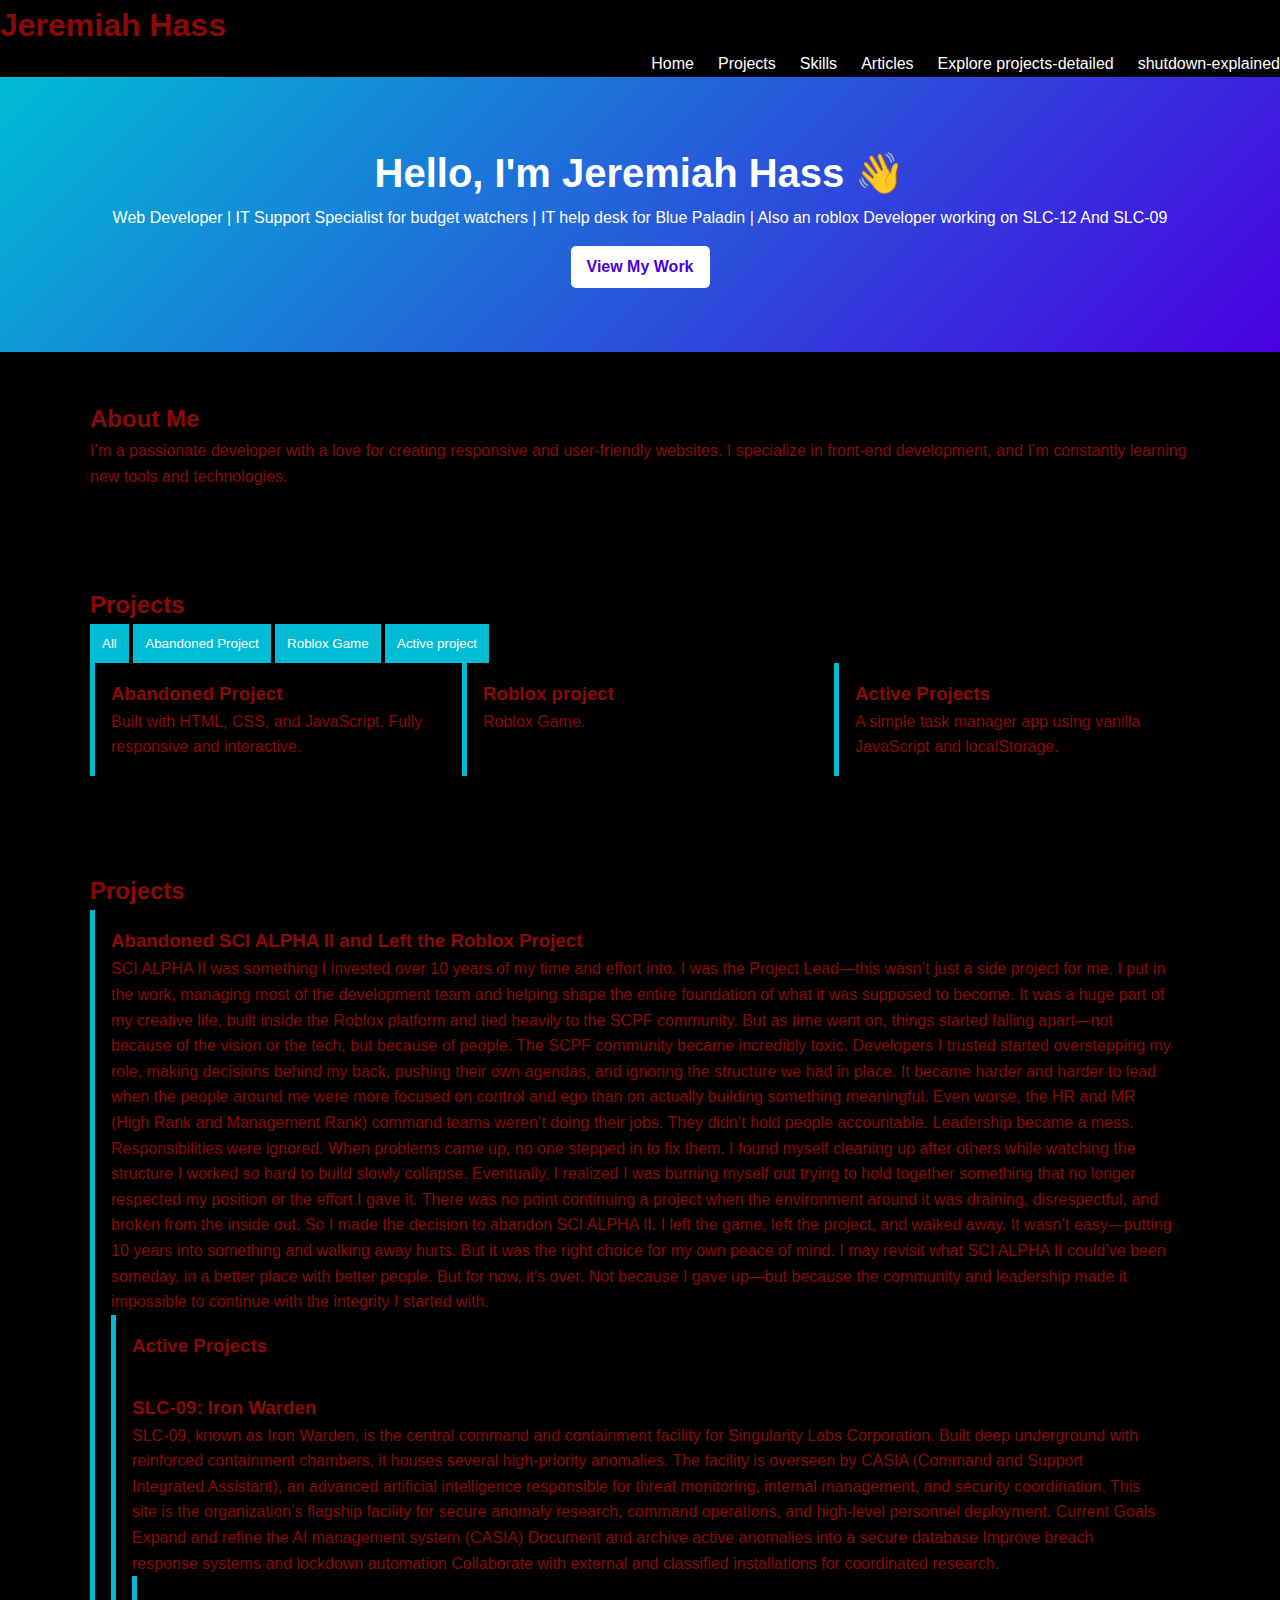
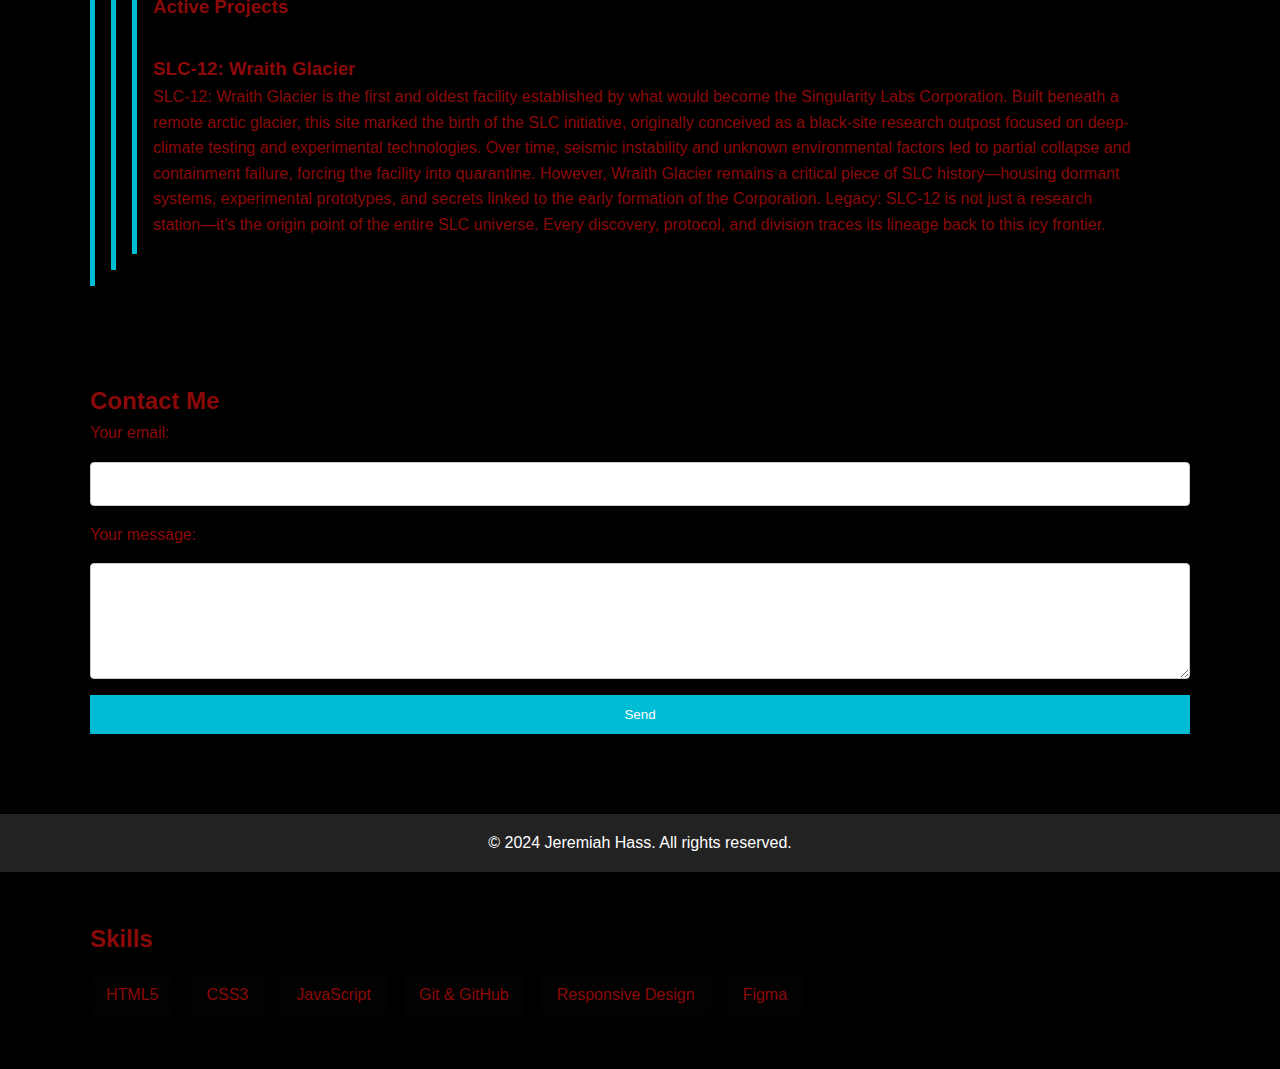
<file: index.html>
<!DOCTYPE html>
<html lang="en">
<head>
  <meta charset="UTF-8" />
  <meta name="viewport" content="width=device-width, initial-scale=1.0"/>
  <title>Jeremiah Hass | Portfolio</title>
  <link rel="stylesheet" href="style.css"/>
</head>
<body>
      <h1>Jeremiah Hass</h1>
<nav>
  <ul>
    <li><a href="index.html">Home</a></li>
    <li><a href="index.html#projects">Projects</a></li>
    <li><a href="skills.html" class="active">Skills</a></li> <!-- ✅ -->
    <li><a href="articles.html">Articles</a></li>
    <li><a href="projects-detailed.html">Explore projects-detailed</a></li>
    <li><a href="shutdown-explained.html">shutdown-explained</a></li>
  </ul>
</nav>
    </div>
  </header>

  <section id="hero">
    <div class="container">
      <h2>Hello, I'm Jeremiah Hass 👋</h2>
      <p>Web Developer | IT Support Specialist for budget watchers |  IT help desk for Blue Paladin |  Also an roblox Developer working on SLC-12 And SLC-09</p>
      <a href="#projects" class="btn">View My Work</a>
    </div>
  </section>

  <section id="about">
    <div class="container">
      <h2>About Me</h2>
      <p>I’m a passionate developer with a love for creating responsive and user-friendly websites. I specialize in front-end development, and I’m constantly learning new tools and technologies.</p>
    </div>
  </section>

<section id="projects">
  <div class="container">
    <h2>Projects</h2>
    
    <div class="project-filters">
      <button class="filter-btn active" data-category="all">All</button>
      <button class="filter-btn" data-category="Abandoned Project">Abandoned Project</button>
      <button class="filter-btn" data-category="Roblox Game">Roblox Game</button>
      <button class="filter-btn" data-category="Active project">Active project</button>
    </div>

    <div class="projects-grid">
      <div class="project-card" data-category="Abandoned Project">
        <h3>Abandoned Project</h3>
        <p>Built with HTML, CSS, and JavaScript. Fully responsive and interactive.</p>
      </div>
      <div class="project-card" data-category="Roblox Game">
        <h3>Roblox project</h3>
        <p>Roblox Game.</p>
      </div>
      <div class="project-card" data-category="Active project">
        <h3>Active Projects</h3>
        <p>A simple task manager app using vanilla JavaScript and localStorage.</p>
      </div>
      <!-- Add more cards and categories -->
    </div>
  </div>
</section>
  <section id="projects">
    <div class="container">
      <h2>Projects</h2>
      
      <div class="projects-grid">
        <div class="project-card">
          <h3>Abandoned SCI ALPHA II and Left the Roblox Project</h3>
          <p>SCI ALPHA II was something I invested over 10 years of my time and effort into. I was the Project Lead—this wasn’t just a side project for me. I put in the work, managing most of the development team and helping shape the entire foundation of what it was supposed to become. It was a huge part of my creative life, built inside the Roblox platform and tied heavily to the SCPF community.
But as time went on, things started falling apart—not because of the vision or the tech, but because of people.
The SCPF community became incredibly toxic. Developers I trusted started overstepping my role, making decisions behind my back, pushing their own agendas, and ignoring the structure we had in place. It became harder and harder to lead when the people around me were more focused on control and ego than on actually building something meaningful.
Even worse, the HR and MR (High Rank and Management Rank) command teams weren’t doing their jobs. They didn’t hold people accountable. Leadership became a mess. Responsibilities were ignored. When problems came up, no one stepped in to fix them. I found myself cleaning up after others while watching the structure I worked so hard to build slowly collapse.
Eventually, I realized I was burning myself out trying to hold together something that no longer respected my position or the effort I gave it. There was no point continuing a project when the environment around it was draining, disrespectful, and broken from the inside out.
So I made the decision to abandon SCI ALPHA II. I left the game, left the project, and walked away. It wasn’t easy—putting 10 years into something and walking away hurts. But it was the right choice for my own peace of mind.
I may revisit what SCI ALPHA II could’ve been someday, in a better place with better people. But for now, it's over. Not because I gave up—but because the community and leadership made it impossible to continue with the integrity I started with.</p>
    

<div class="project-card" data-category="Active project">
        <h3>Active Projects</h3> 
</div>
        <div class="project-card">
          <h3>SLC-09: Iron Warden</h3>
          <p>SLC-09, known as Iron Warden, is the central command and containment facility for Singularity Labs Corporation. Built deep underground with reinforced containment chambers, it houses several high-priority anomalies. The facility is overseen by CASIA (Command and Support Integrated Assistant), an advanced artificial intelligence responsible for threat monitoring, internal management, and security coordination.
This site is the organization’s flagship facility for secure anomaly research, command operations, and high-level personnel deployment.
Current Goals
Expand and refine the AI management system (CASIA)
Document and archive active anomalies into a secure database
Improve breach response systems and lockdown automation
Collaborate with external and classified installations for coordinated research.</p>
       
<div class="project-card" data-category="Active project">
        <h3>Active Projects</h3> 
</div>
               <div class="project-card">
          <h3>SLC-12: Wraith Glacier</h3>
          <p>SLC-12: Wraith Glacier is the first and oldest facility established by what would become the Singularity Labs Corporation. Built beneath a remote arctic glacier, this site marked the birth of the SLC initiative, originally conceived as a black-site research outpost focused on deep-climate testing and experimental technologies.
Over time, seismic instability and unknown environmental factors led to partial collapse and containment failure, forcing the facility into quarantine. However, Wraith Glacier remains a critical piece of SLC history—housing dormant systems, experimental prototypes, and secrets linked to the early formation of the Corporation.
Legacy:
SLC-12 is not just a research station—it's the origin point of the entire SLC universe. Every discovery, protocol, and division traces its lineage back to this icy frontier.</p>
        <!-- Add more cards as needed -->
                 </div>
        </div>
      </div>
    </div>
  </section>

  <section id="contact">
  <div class="container">
    <h2>Contact Me</h2>
    <!-- Formspree Form -->
    <form action="https://formspree.io/f/xjkrebwp" method="POST">
      <label for="email">Your email:</label>
      <input type="email" name="email" id="email" required>

      <label for="message">Your message:</label>
      <textarea name="message" id="message" rows="5" required></textarea>

      <button type="submit">Send</button>
    </form>
  </div>
</section>

  <footer>
    <div class="container">
      <p>&copy; 2024 Jeremiah Hass. All rights reserved.</p>
    </div>
  </footer>
  <script>
  const toggleSwitch = document.getElementById('checkbox');
  const currentTheme = localStorage.getItem('theme');

  if (currentTheme === 'dark') {
    document.body.classList.add('dark-mode');
    toggleSwitch.checked = true;
  }

  toggleSwitch.addEventListener('change', function () {
    if (this.checked) {
      document.body.classList.add('dark-mode');
      localStorage.setItem('theme', 'dark');
    } else {
      document.body.classList.remove('dark-mode');
      localStorage.setItem('theme', 'light');
    }
  });
</script>




</body>
<section id="skills">
  <div class="container">
    <h2>Skills</h2>
    <ul class="skills-list">
      <li>HTML5</li>
      <li>CSS3</li>
      <li>JavaScript</li>
      <li>Git & GitHub</li>
      <li>Responsive Design</li>
      <li>Figma</li>
      <!-- Add more if needed -->
    </ul>
  </div>
</section>

</html>
</file>
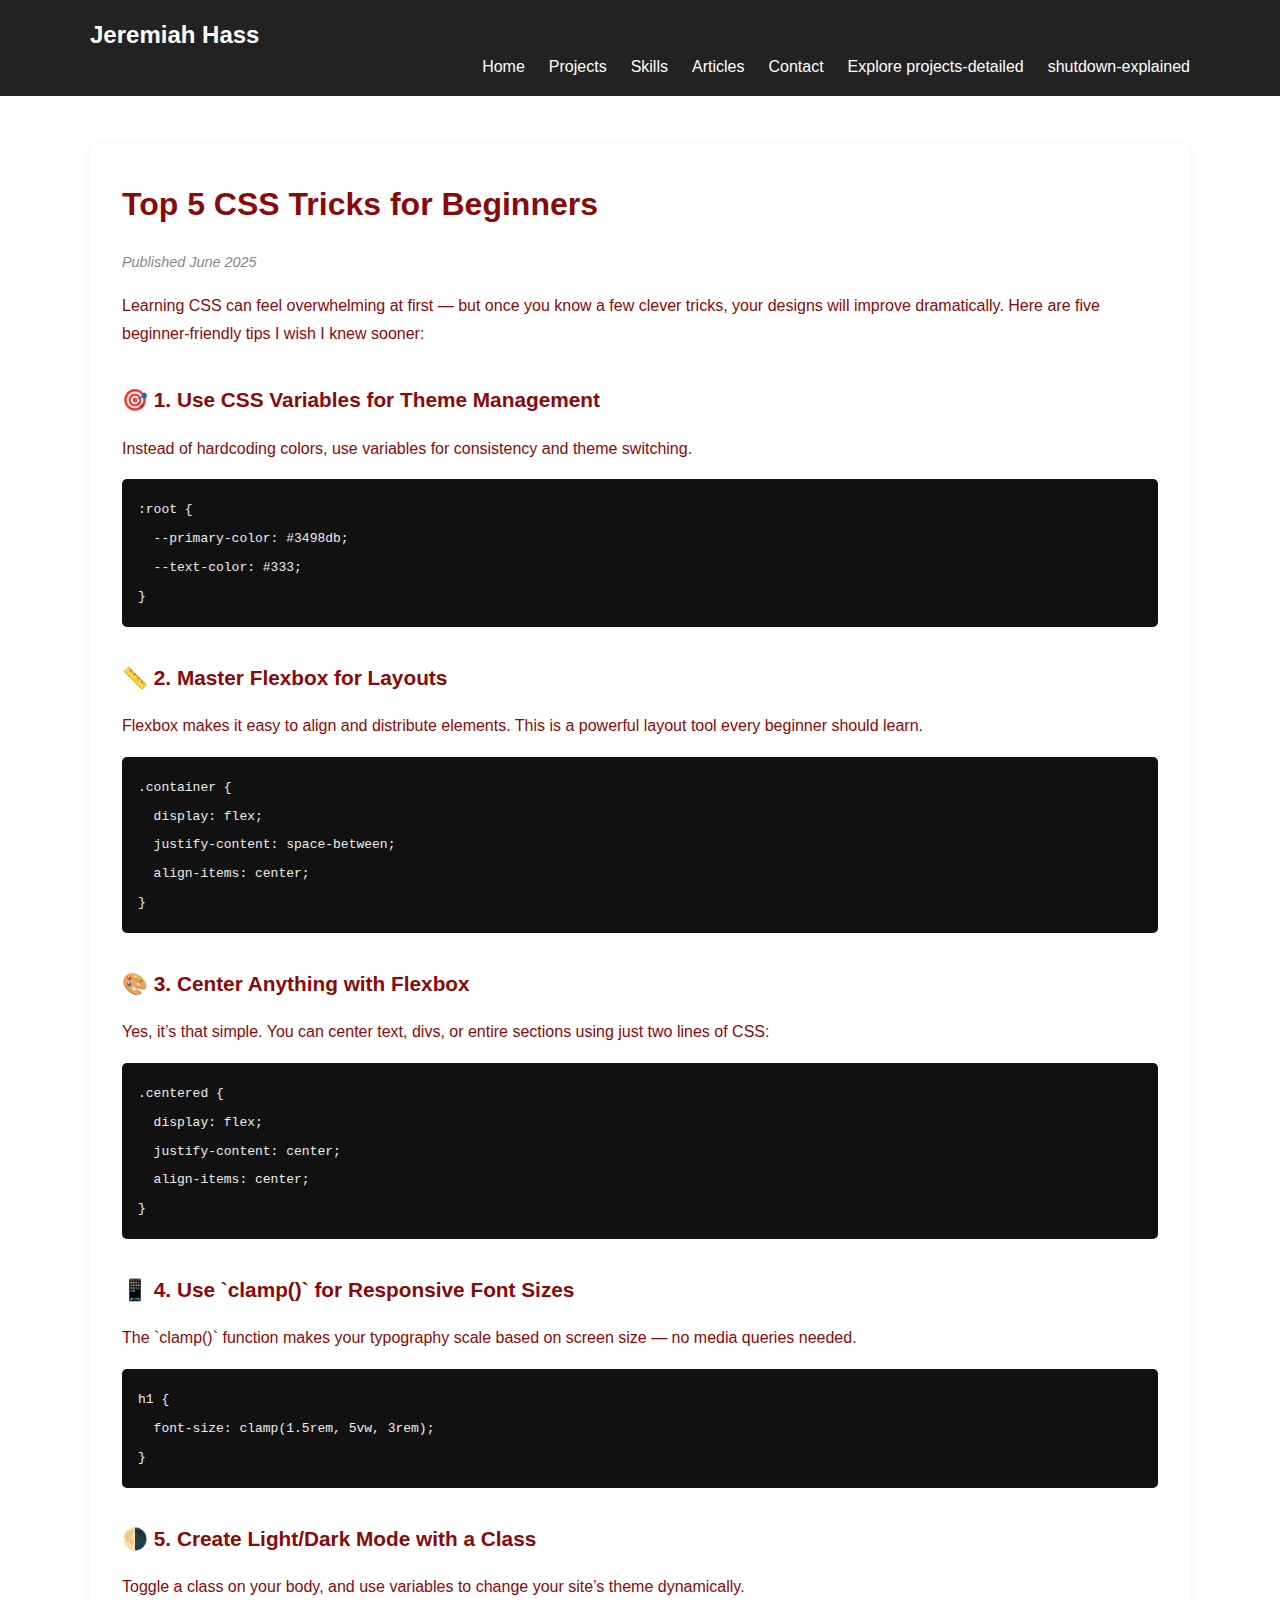
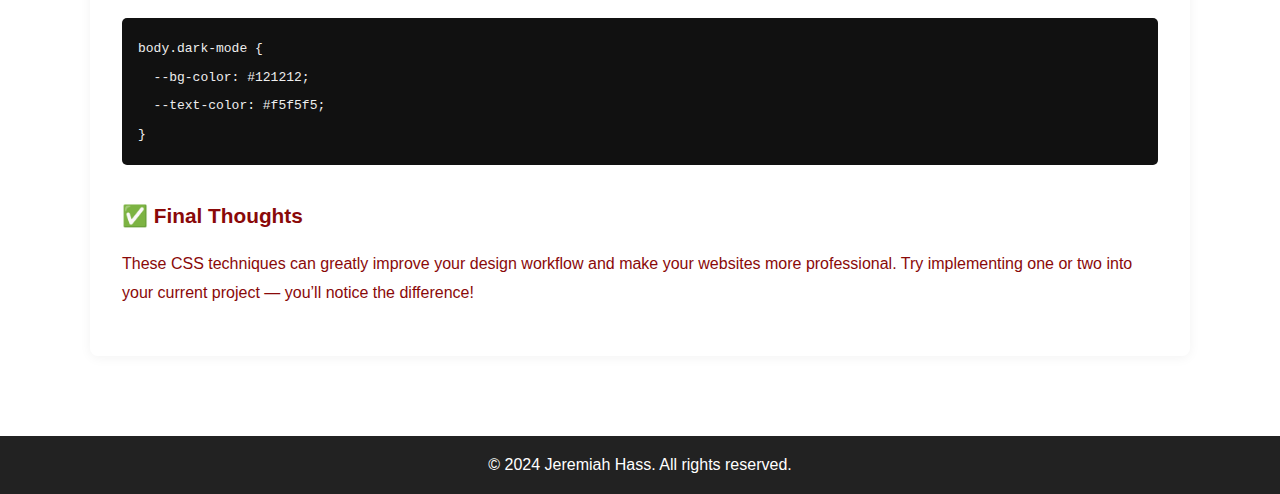
<file: article-css-tricks.html>
<!DOCTYPE html>
<html lang="en">
<head>
  <meta charset="UTF-8" />
  <meta name="viewport" content="width=device-width, initial-scale=1.0" />
  <title>Top 5 CSS Tricks for Beginners | Jeremiah Hass</title>
  <link rel="stylesheet" href="style.css" />
</head>
<body class="article-page">
  <header>
    <div class="container">
      <h1>Jeremiah Hass</h1>
      <nav>
        <ul>
        <li><a href="index.html">Home</a></li>
    <li><a href="index.html#projects">Projects</a></li>
    <li><a href="skills.html" class="active">Skills</a></li> <!-- ✅ -->
    <li><a href="articles.html">Articles</a></li>
    <li><a href="index.html#contact">Contact</a></li>
     <li><a href="projects-detailed.html">Explore projects-detailed</a></li>
         <li><a href="shutdown-explained.html">shutdown-explained</a></li>
        </ul>
      </nav>
    </div>
  </header>

  <section class="article-container">
    <div class="container">
      <article class="article-card">
        <h2>Top 5 CSS Tricks for Beginners</h2>
        <p class="article-meta"><em>Published June 2025</em></p>

        <p>Learning CSS can feel overwhelming at first — but once you know a few clever tricks, your designs will improve dramatically. Here are five beginner-friendly tips I wish I knew sooner:</p>

        <h3>🎯 1. Use CSS Variables for Theme Management</h3>
        <p>Instead of hardcoding colors, use variables for consistency and theme switching.</p>
        <pre><code>:root {
  --primary-color: #3498db;
  --text-color: #333;
}</code></pre>

        <h3>📏 2. Master Flexbox for Layouts</h3>
        <p>Flexbox makes it easy to align and distribute elements. This is a powerful layout tool every beginner should learn.</p>
        <pre><code>.container {
  display: flex;
  justify-content: space-between;
  align-items: center;
}</code></pre>

        <h3>🎨 3. Center Anything with Flexbox</h3>
        <p>Yes, it’s that simple. You can center text, divs, or entire sections using just two lines of CSS:</p>
        <pre><code>.centered {
  display: flex;
  justify-content: center;
  align-items: center;
}</code></pre>

        <h3>📱 4. Use `clamp()` for Responsive Font Sizes</h3>
        <p>The `clamp()` function makes your typography scale based on screen size — no media queries needed.</p>
        <pre><code>h1 {
  font-size: clamp(1.5rem, 5vw, 3rem);
}</code></pre>

        <h3>🌗 5. Create Light/Dark Mode with a Class</h3>
        <p>Toggle a class on your body, and use variables to change your site’s theme dynamically.</p>
        <pre><code>body.dark-mode {
  --bg-color: #121212;
  --text-color: #f5f5f5;
}</code></pre>

        <h3>✅ Final Thoughts</h3>
        <p>These CSS techniques can greatly improve your design workflow and make your websites more professional. Try implementing one or two into your current project — you’ll notice the difference!</p>
      </article>
    </div>
  </section>

  <footer>
    <div class="container">
      <p>&copy; 2024 Jeremiah Hass. All rights reserved.</p>
    </div>
  </footer>

  <script>
    // Apply dark mode from localStorage
    const theme = localStorage.getItem("theme");
    if (theme === "dark") {
      document.body.classList.add("dark-mode");
    }
  </script>
</body>
</html>
</file>
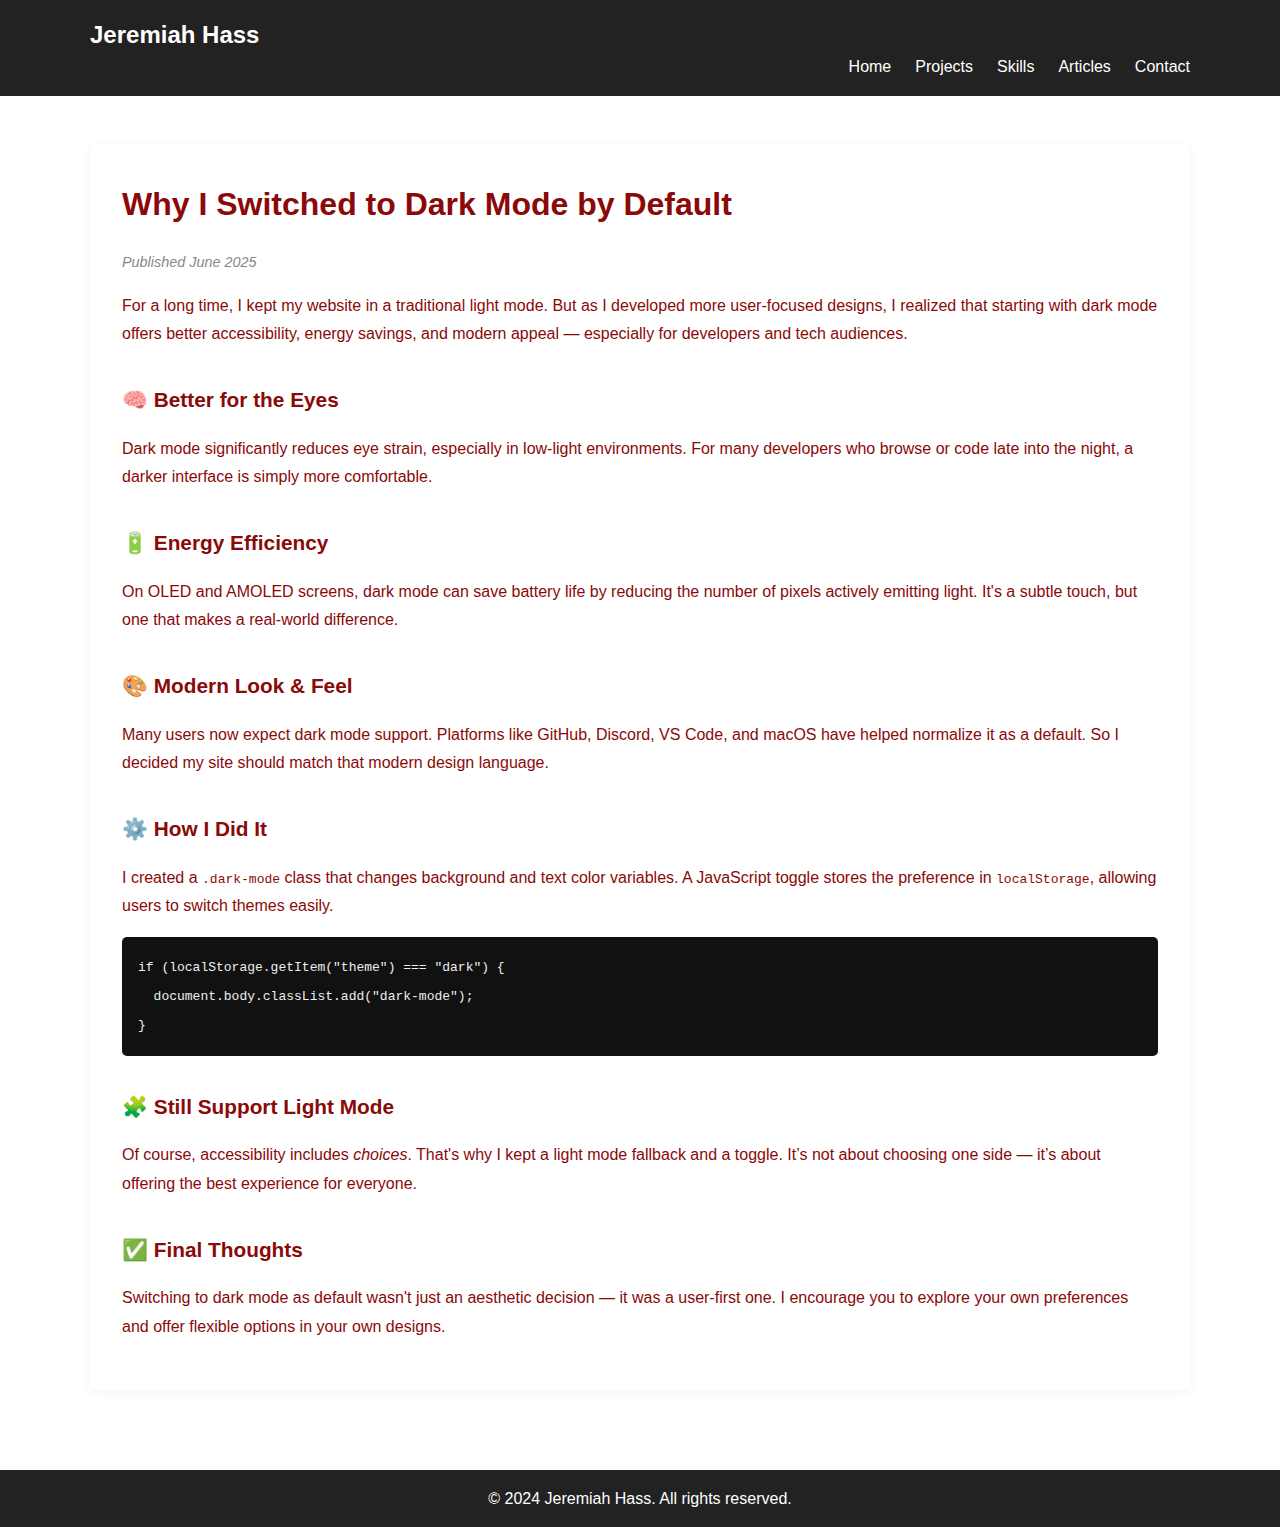
<file: article-dark-mode-default.html>
<!DOCTYPE html>
<html lang="en">
<head>
  <meta charset="UTF-8" />
  <meta name="viewport" content="width=device-width, initial-scale=1.0" />
  <title>Why I Switched to Dark Mode by Default | Jeremiah Hass</title>
  <link rel="stylesheet" href="style.css" />
</head>
<body class="article-page">
  <header>
    <div class="container">
      <h1>Jeremiah Hass</h1>
      <nav>
        <ul>
          <li><a href="index.html">Home</a></li>
          <li><a href="index.html#projects">Projects</a></li>
          <li><a href="skills.html">Skills</a></li>
          <li><a href="articles.html">Articles</a></li>
          <li><a href="index.html#contact">Contact</a></li>
        </ul>
      </nav>
    </div>
  </header>

  <section class="article-container">
    <div class="container">
      <article class="article-card">
        <h2>Why I Switched to Dark Mode by Default</h2>
        <p class="article-meta"><em>Published June 2025</em></p>

        <p>
          For a long time, I kept my website in a traditional light mode. But as I developed more user-focused designs, I realized that starting with dark mode offers better accessibility, energy savings, and modern appeal — especially for developers and tech audiences.
        </p>

        <h3>🧠 Better for the Eyes</h3>
        <p>
          Dark mode significantly reduces eye strain, especially in low-light environments. For many developers who browse or code late into the night, a darker interface is simply more comfortable.
        </p>

        <h3>🔋 Energy Efficiency</h3>
        <p>
          On OLED and AMOLED screens, dark mode can save battery life by reducing the number of pixels actively emitting light. It's a subtle touch, but one that makes a real-world difference.
        </p>

        <h3>🎨 Modern Look & Feel</h3>
        <p>
          Many users now expect dark mode support. Platforms like GitHub, Discord, VS Code, and macOS have helped normalize it as a default. So I decided my site should match that modern design language.
        </p>

        <h3>⚙️ How I Did It</h3>
        <p>
          I created a <code>.dark-mode</code> class that changes background and text color variables. A JavaScript toggle stores the preference in <code>localStorage</code>, allowing users to switch themes easily.
        </p>
        <pre><code>if (localStorage.getItem("theme") === "dark") {
  document.body.classList.add("dark-mode");
}</code></pre>

        <h3>🧩 Still Support Light Mode</h3>
        <p>
          Of course, accessibility includes <em>choices</em>. That's why I kept a light mode fallback and a toggle. It’s not about choosing one side — it’s about offering the best experience for everyone.
        </p>

        <h3>✅ Final Thoughts</h3>
        <p>
          Switching to dark mode as default wasn't just an aesthetic decision — it was a user-first one. I encourage you to explore your own preferences and offer flexible options in your own designs.
        </p>
      </article>
    </div>
  </section>

  <footer>
    <div class="container">
      <p>&copy; 2024 Jeremiah Hass. All rights reserved.</p>
    </div>
  </footer>

  <script>
    const theme = localStorage.getItem("theme");
    if (theme === "dark") {
      document.body.classList.add("dark-mode");
    }
  </script>
</body>
</html>
</file>
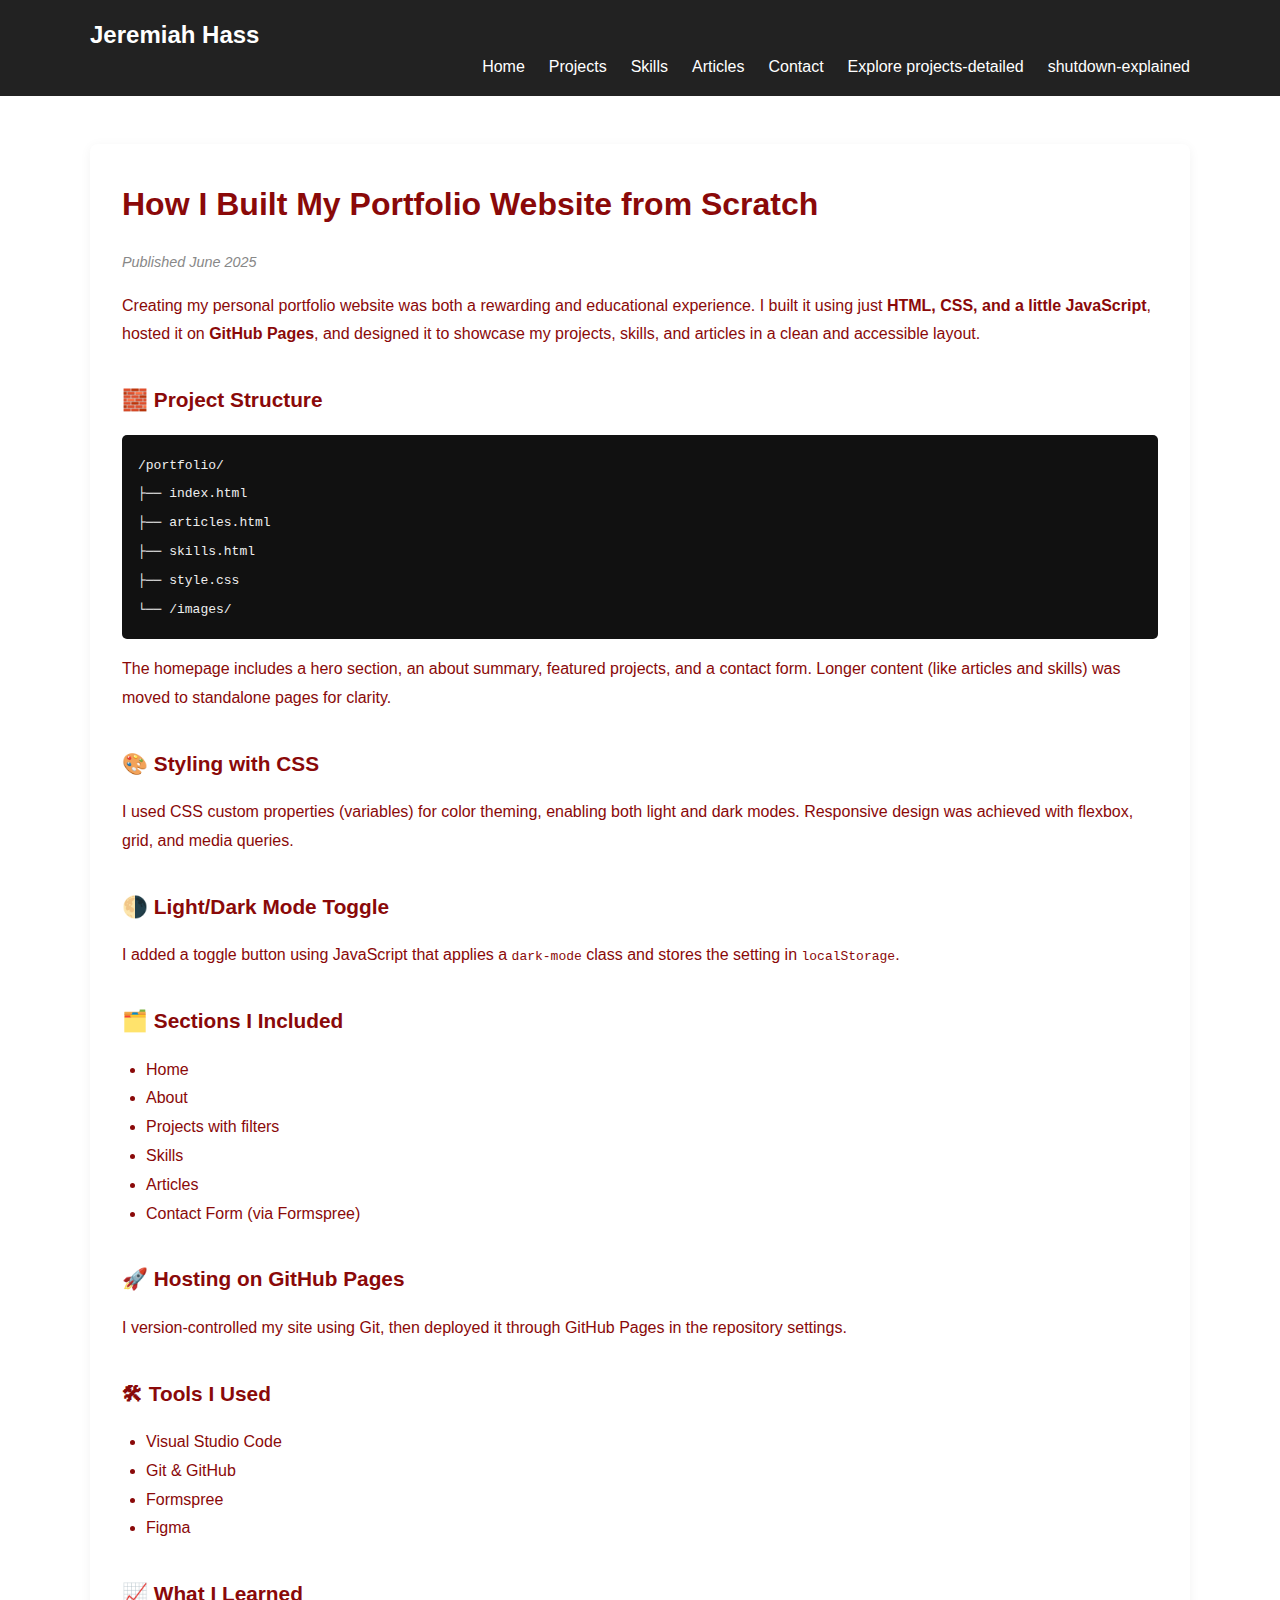
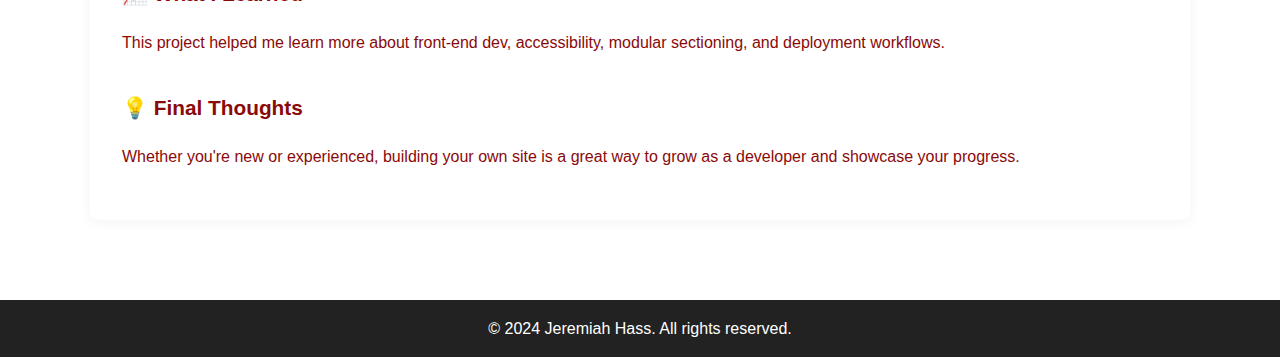
<file: article-how-i-built-this.html>
<!DOCTYPE html>
<html lang="en">
<head>
  <meta charset="UTF-8" />
  <meta name="viewport" content="width=device-width, initial-scale=1.0" />
  <title>How I Built My Portfolio | Jeremiah Hass</title>
  <link rel="stylesheet" href="style.css" />
</head>
<body class="article-page">
  <header>
    <div class="container">
      <h1>Jeremiah Hass</h1>
      <nav>
        <ul>
         <li><a href="index.html">Home</a></li>
    <li><a href="index.html#projects">Projects</a></li>
    <li><a href="skills.html" class="active">Skills</a></li> <!-- ✅ -->
    <li><a href="articles.html">Articles</a></li>
    <li><a href="index.html#contact">Contact</a></li>
     <li><a href="projects-detailed.html">Explore projects-detailed</a></li>
         <li><a href="shutdown-explained.html">shutdown-explained</a></li>
        </ul>
      </nav>
    </div>
  </header>

  <section class="article-container">
    <div class="container">
      <article class="article-card">
        <h2>How I Built My Portfolio Website from Scratch</h2>
        <p class="article-meta"><em>Published June 2025</em></p>

        <p>
          Creating my personal portfolio website was both a rewarding and educational experience. I built it using just <strong>HTML, CSS, and a little JavaScript</strong>, hosted it on <strong>GitHub Pages</strong>, and designed it to showcase my projects, skills, and articles in a clean and accessible layout.
        </p>

        <h3>🧱 Project Structure</h3>
        <pre><code>/portfolio/
├── index.html
├── articles.html
├── skills.html
├── style.css
└── /images/</code></pre>

        <p>The homepage includes a hero section, an about summary, featured projects, and a contact form. Longer content (like articles and skills) was moved to standalone pages for clarity.</p>

        <h3>🎨 Styling with CSS</h3>
        <p>I used CSS custom properties (variables) for color theming, enabling both light and dark modes. Responsive design was achieved with flexbox, grid, and media queries.</p>

        <h3>🌗 Light/Dark Mode Toggle</h3>
        <p>I added a toggle button using JavaScript that applies a <code>dark-mode</code> class and stores the setting in <code>localStorage</code>.</p>

        <h3>🗂️ Sections I Included</h3>
        <ul>
          <li>Home</li>
          <li>About</li>
          <li>Projects with filters</li>
          <li>Skills</li>
          <li>Articles</li>
          <li>Contact Form (via Formspree)</li>
        </ul>

        <h3>🚀 Hosting on GitHub Pages</h3>
        <p>I version-controlled my site using Git, then deployed it through GitHub Pages in the repository settings.</p>

        <h3>🛠 Tools I Used</h3>
        <ul>
          <li>Visual Studio Code</li>
          <li>Git & GitHub</li>
          <li>Formspree</li>
          <li>Figma</li>
        </ul>

        <h3>📈 What I Learned</h3>
        <p>This project helped me learn more about front-end dev, accessibility, modular sectioning, and deployment workflows.</p>

        <h3>💡 Final Thoughts</h3>
        <p>Whether you're new or experienced, building your own site is a great way to grow as a developer and showcase your progress.</p>
      </article>
    </div>
  </section>

  <footer>
    <div class="container">
      <p>&copy; 2024 Jeremiah Hass. All rights reserved.</p>
    </div>
  </footer>

  <!-- Theme persistence script -->
  <script>
    const currentTheme = localStorage.getItem('theme');
    if (currentTheme === 'dark') {
      document.body.classList.add('dark-mode');
    }
  </script>
</body>
</html>
</file>
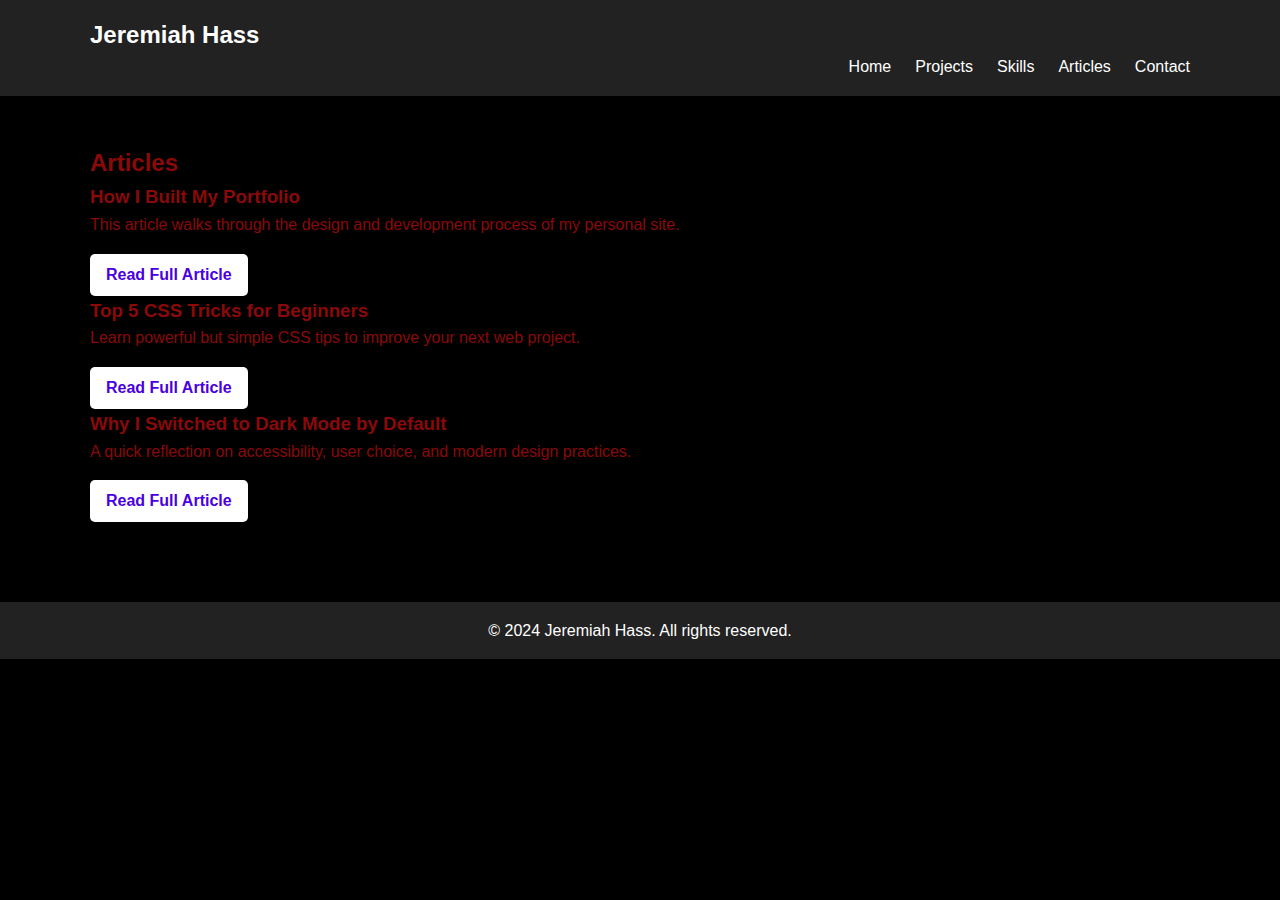
<file: articles.html>
<!DOCTYPE html>
<html lang="en">
<head>
  <meta charset="UTF-8" />
  <meta name="viewport" content="width=device-width, initial-scale=1.0"/>
  <title>Articles | Your Name</title>
  <link rel="stylesheet" href="style.css" />
</head>
<body>
  <header>
    <div class="container">
      <h1>Jeremiah Hass</h1>
      <nav>
        <ul>
          <li><a href="index.html">Home</a></li>
          <li><a href="index.html#projects">Projects</a></li>
          <li><a href="index.html#skills">Skills</a></li>
          <li><a href="articles.html" class="active">Articles</a></li>
          <li><a href="index.html#contact">Contact</a></li>
        </ul>
      </nav>
    </div>
  </header>

  <section id="articles">
    <div class="container">
      <h2>Articles</h2>

      <div class="article">
        <h3>How I Built My Portfolio</h3>
        <p>This article walks through the design and development process of my personal site.</p>
        <a href="article-how-i-built-this.html" class="btn">Read Full Article</a>
      </div>

  <div class="article">
  <h3>Top 5 CSS Tricks for Beginners</h3>
  <p>Learn powerful but simple CSS tips to improve your next web project.</p>
  <a href="article-css-tricks.html" class="btn">Read Full Article</a>
</div>

<div class="article">
  <h3>Why I Switched to Dark Mode by Default</h3>
  <p>A quick reflection on accessibility, user choice, and modern design practices.</p>
  <a href="article-dark-mode-default.html" class="btn">Read Full Article</a>
</div>
    </div>
  </section>

  <footer>
    <div class="container">
      <p>&copy; 2024 Jeremiah Hass. All rights reserved.</p>
    </div>
  </footer>
</body>
</html>
</file>
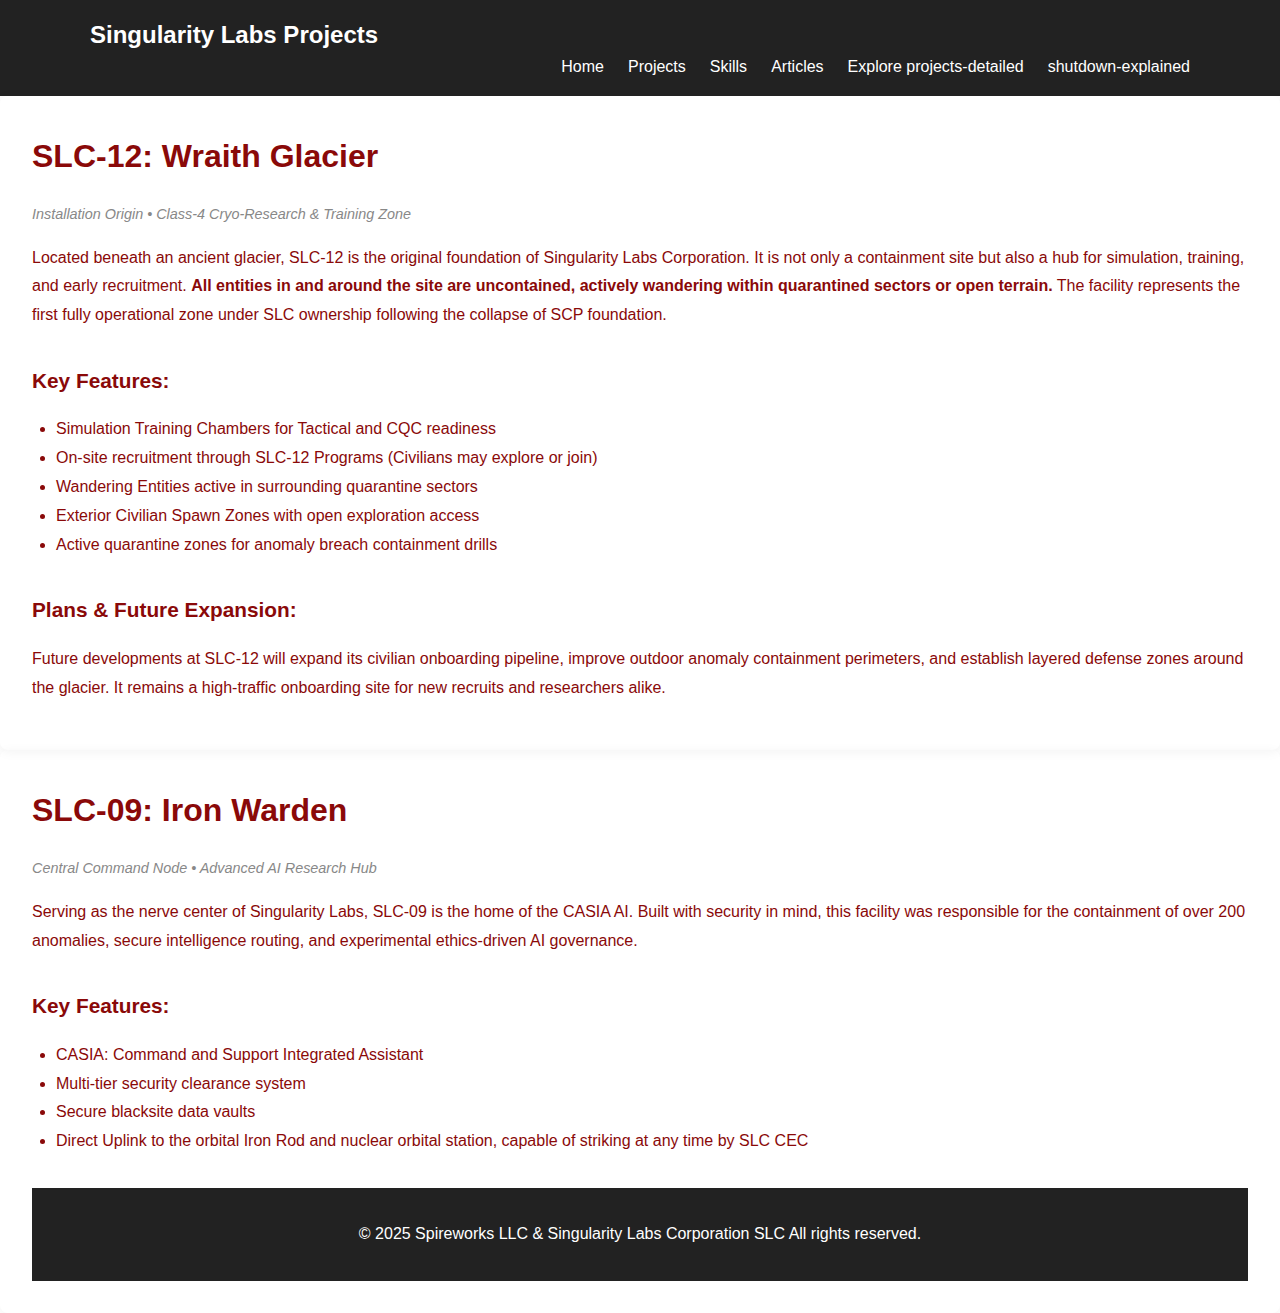
<file: projects-detailed.html>
<!DOCTYPE html>
<html lang="en">
<head>
  <meta charset="UTF-8" />
  <meta name="viewport" content="width=device-width, initial-scale=1.0" />
  <title>Projects | Singularity Labs</title>
  <link rel="stylesheet" href="style.css" />
</head>
<body class="article-page">
  <header>
    <div class="container">
      <h1>Singularity Labs Projects</h1>
      <nav>
        <ul>
    <li><a href="index.html">Home</a></li>
    <li><a href="index.html#projects">Projects</a></li>
    <li><a href="skills.html" class="active">Skills</a></li> <!-- ✅ -->
    <li><a href="articles.html">Articles</a></li>
    <li><a href="projects-detailed.html">Explore projects-detailed</a></li>
    <li><a href="shutdown-explained.html">shutdown-explained</a></li>
        </ul>
      </nav>
    </div>
  </header>

<article class="article-card">
  <h2>SLC-12: Wraith Glacier</h2>
  <p class="article-meta"><em>Installation Origin • Class-4 Cryo-Research & Training Zone</em></p>
  <p>
    <p>
  Located beneath an ancient glacier, SLC-12 is the original foundation of Singularity Labs Corporation. It is not only a containment site but also a hub for simulation, training, and early recruitment. <strong>All entities in and around the site are uncontained, actively wandering within quarantined sectors or open terrain.</strong> The facility represents the first fully operational zone under SLC ownership following the collapse of SCP foundation.
</p>

  </p>

  <h3>Key Features:</h3>
  <ul>
    <li>Simulation Training Chambers for Tactical and CQC readiness</li>
    <li>On-site recruitment through SLC-12 Programs (Civilians may explore or join)</li>
    <li>Wandering Entities active in surrounding quarantine sectors</li>
    <li>Exterior Civilian Spawn Zones with open exploration access</li>
    <li>Active quarantine zones for anomaly breach containment drills</li>
  </ul>

  <h3>Plans & Future Expansion:</h3>
  <p>
    Future developments at SLC-12 will expand its civilian onboarding pipeline, improve outdoor anomaly containment perimeters, and establish layered defense zones around the glacier. It remains a high-traffic onboarding site for new recruits and researchers alike.
  </p>
</article>


      <article class="article-card">
        <h2>SLC-09: Iron Warden</h2>
        <p class="article-meta"><em>Central Command Node • Advanced AI Research Hub</em></p>
        <p>
          Serving as the nerve center of Singularity Labs, SLC-09 is the home of the CASIA AI. Built with security in mind, this facility was responsible for the containment of over 200 anomalies, secure intelligence routing, and experimental ethics-driven AI governance.
        </p>
        <h3>Key Features:</h3>
        <ul>
          <li>CASIA: Command and Support Integrated Assistant</li>
          <li>Multi-tier security clearance system</li>
          <li>Secure blacksite data vaults</li>
          <li>Direct Uplink to the orbital Iron Rod and nuclear orbital station, capable of striking at any time by SLC CEC </li>
        </ul>
        <h>
  </div>
  </section>
  <footer>
    <div class="container">
      <p>&copy; 2025 Spireworks LLC & Singularity Labs Corporation SLC All rights reserved.</p>
    </div>
  </footer>
          <script>
    // Apply dark mode if set
    const theme = localStorage.getItem("theme");
    if (theme === "dark") {
      document.body.classList.add("dark-mode");
    }
  </script>
</body>
</html>
</file>
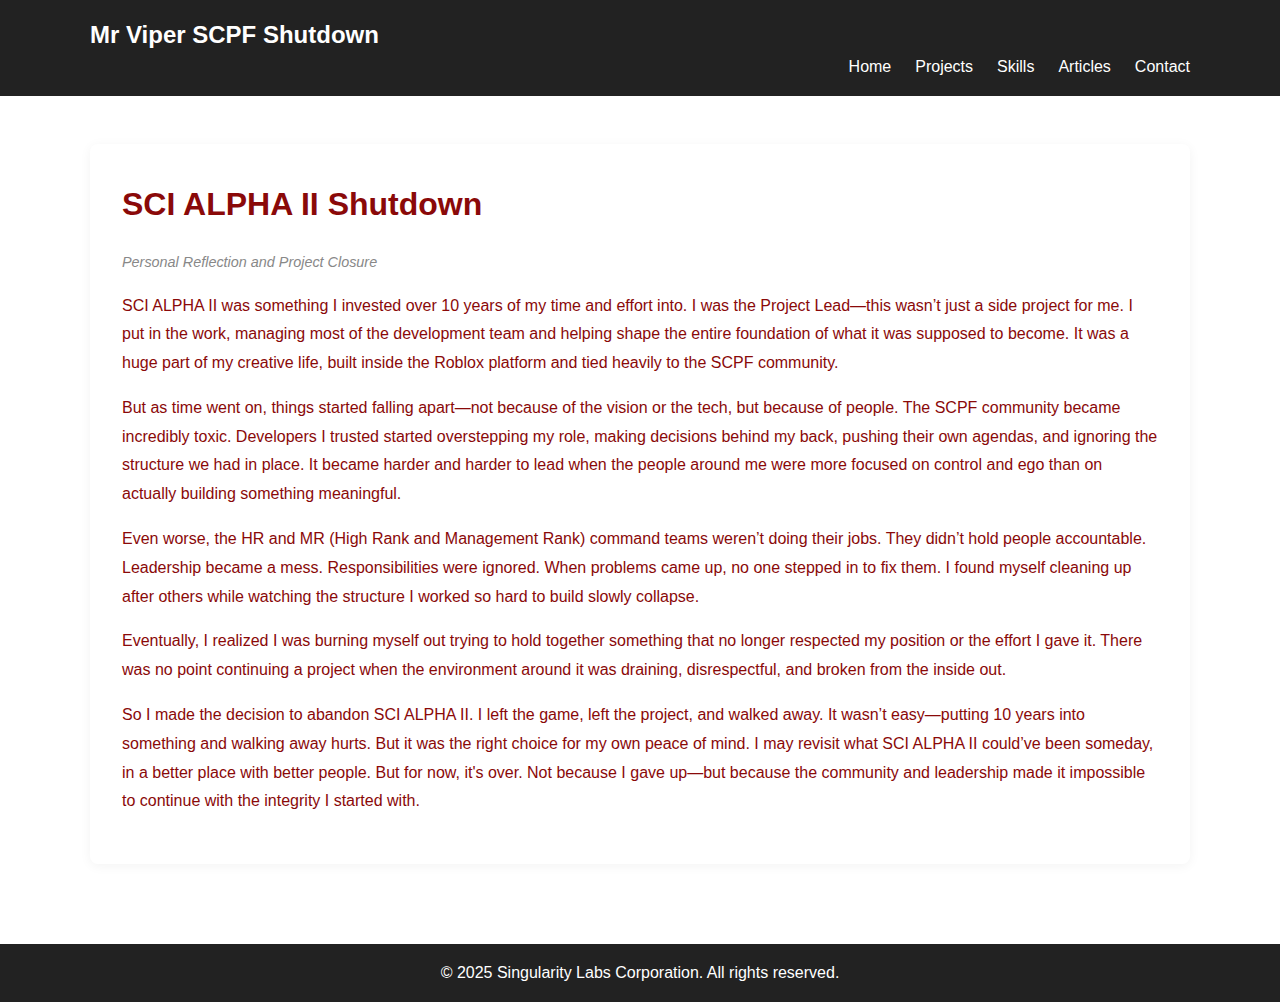
<file: shutdown-explained.html>
<!DOCTYPE html>
<html lang="en">
<head>
  <meta charset="UTF-8" />
  <meta name="viewport" content="width=device-width, initial-scale=1" />
  <title>SCI ALPHA II Shutdown | Mr Viper SCPF Shutdown</title>
  <link rel="stylesheet" href="style.css" />
</head>
<body class="article-page">
  <header>
    <div class="container">
      <h1>Mr Viper SCPF Shutdown </h1>
      <nav>
        <ul>
          <li><a href="index.html">Home</a></li>
          <li><a href="projects-detailed.html">Projects</a></li>
          <li><a href="skills.html">Skills</a></li>
          <li><a href="articles.html">Articles</a></li>
          <li><a href="index.html#contact">Contact</a></li>
        </ul>
      </nav>
    </div>
  </header>

  <section class="article-container">
    <div class="container">
      <article class="article-card">
        <h2>SCI ALPHA II Shutdown</h2>
        <p class="article-meta"><em>Personal Reflection and Project Closure</em></p>
        <p>
          SCI ALPHA II was something I invested over 10 years of my time and effort into. I was the Project Lead—this wasn’t just a side project for me. I put in the work, managing most of the development team and helping shape the entire foundation of what it was supposed to become. It was a huge part of my creative life, built inside the Roblox platform and tied heavily to the SCPF community.
        </p>
        <p>
          But as time went on, things started falling apart—not because of the vision or the tech, but because of people. The SCPF community became incredibly toxic. Developers I trusted started overstepping my role, making decisions behind my back, pushing their own agendas, and ignoring the structure we had in place. It became harder and harder to lead when the people around me were more focused on control and ego than on actually building something meaningful.
        </p>
        <p>
          Even worse, the HR and MR (High Rank and Management Rank) command teams weren’t doing their jobs. They didn’t hold people accountable. Leadership became a mess. Responsibilities were ignored. When problems came up, no one stepped in to fix them. I found myself cleaning up after others while watching the structure I worked so hard to build slowly collapse.
        </p>
        <p>
          Eventually, I realized I was burning myself out trying to hold together something that no longer respected my position or the effort I gave it. There was no point continuing a project when the environment around it was draining, disrespectful, and broken from the inside out.
        </p>
        <p>
          So I made the decision to abandon SCI ALPHA II. I left the game, left the project, and walked away. It wasn’t easy—putting 10 years into something and walking away hurts. But it was the right choice for my own peace of mind. I may revisit what SCI ALPHA II could’ve been someday, in a better place with better people. But for now, it's over. Not because I gave up—but because the community and leadership made it impossible to continue with the integrity I started with.
        </p>
      </article>
    </div>
  </section>

  <footer>
    <div class="container">
      <p>&copy; 2025 Singularity Labs Corporation. All rights reserved.</p>
    </div>
  </footer>

  <script>
    // Apply dark mode if set
    const theme = localStorage.getItem("theme");
    if (theme === "dark") {
      document.body.classList.add("dark-mode");
    }
  </script>
</body>
</html>
</file>
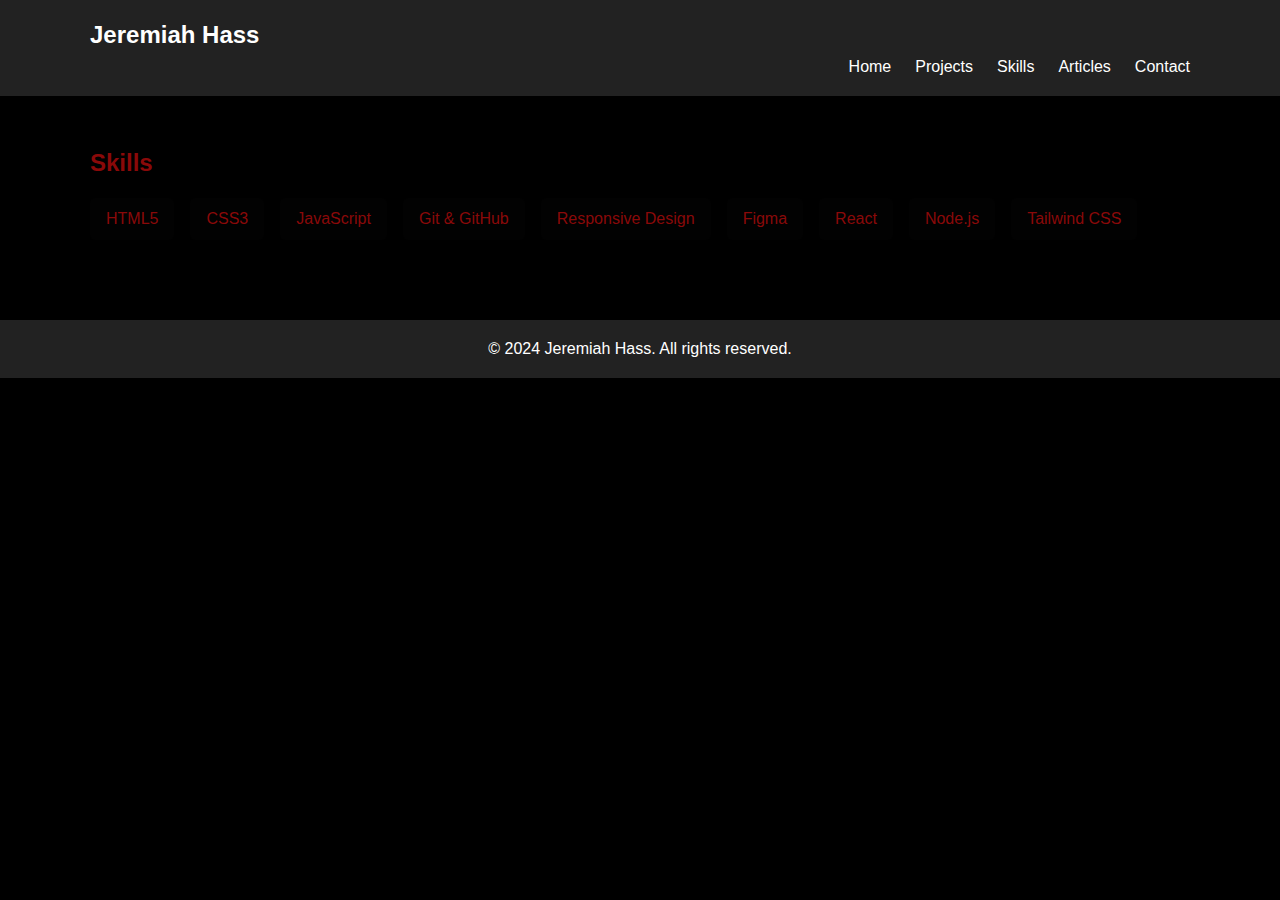
<file: skills.html>
<!DOCTYPE html>
<html lang="en">
<head>
  <meta charset="UTF-8" />
  <meta name="viewport" content="width=device-width, initial-scale=1.0"/>
  <title>Skills | Jeremiah Hass</title>
  <link rel="stylesheet" href="style.css" />
</head>
<body>
  <header>
    <div class="container">
      <h1>Jeremiah Hass</h1>
      <nav>
        <ul>
          <li><a href="index.html">Home</a></li>
          <li><a href="index.html#projects">Projects</a></li>
          <li><a href="skills.html" class="active">Skills</a></li>
          <li><a href="articles.html">Articles</a></li>
          <li><a href="index.html#contact">Contact</a></li>
        </ul>
      </nav>
    </div>
  </header>

  <section id="skills">
    <div class="container">
      <h2>Skills</h2>
      <ul class="skills-list">
        <li>HTML5</li>
        <li>CSS3</li>
        <li>JavaScript</li>
        <li>Git & GitHub</li>
        <li>Responsive Design</li>
        <li>Figma</li>
        <li>React</li>
        <li>Node.js</li>
        <li>Tailwind CSS</li>
      </ul>
    </div>
  </section>

  <footer>
    <div class="container">
      <p>&copy; 2024 Jeremiah Hass. All rights reserved.</p>
    </div>
  </footer>
</body>
</html>
</file>
<file: style.css>
/* Reset & Base Styles */
nav a.active {
  border-bottom: 2px solid var(--link-color);
}
* {
  margin: 0;
  padding: 0;
  box-sizing: border-box;
}

body {
  font-family: 'Segoe UI', sans-serif;
  line-height: 1.6;
  color: #8a0909;
  background: #000000;
}

.container {
  width: 90%;
  max-width: 1100px;
  margin: auto;
}

/* Header */
header {
  background-color: #222;
  color: white;
  padding: 1rem 0;
}

header h1 {
  margin: 0;
  font-size: 1.5rem;
}

nav ul {
  list-style: none;
  display: flex;
  gap: 1.5rem;
  justify-content: flex-end;
}

nav a {
  color: white;
  text-decoration: none;
  transition: color 0.3s;
}

nav a:hover {
  color: #00bcd4;
}

/* Hero Section */
#hero {
  background: linear-gradient(135deg, #00bcd4, #4a00e0);
  color: white;
  text-align: center;
  padding: 4rem 0;
}

#hero h2 {
  font-size: 2.5rem;
}

.btn {
  display: inline-block;
  margin-top: 1rem;
  background: rgb(255, 255, 255);
  color: #4a00e0;
  padding: 0.5rem 1rem;
  border-radius: 5px;
  font-weight: bold;
  text-decoration: none;
  transition: background 0.3s;
}

.btn:hover {
  background: #e0e0e0;
}

/* Sections */
section {
  padding: 3rem 0;
}

/* Projects */
.projects-grid {
  display: grid;
  grid-template-columns: repeat(auto-fit, minmax(250px, 1fr));
  gap: 1rem;
}

.project-card {
  background: #000000;
  padding: 1rem;
  border-left: 5px solid #00bcd4;
  transition: transform 0.3s, box-shadow 0.3s;
}

.project-card {
  background: #000000;
  padding: 1rem;
  border-left: 5px solid #00bcd4;
  transition: transform 0.3s, box-shadow 0.3s;
}

.project-card {
  background: #000000;
  padding: 1rem;
  border-left: 5px solid #00bcd4;
  transition: transform 0.3s, box-shadow 0.3s;
}

.project-card:hover {
  transform: translateY(-5px);
  box-shadow: 0 4px 12px rgba(0, 0, 0, 0.1);
}

/* Contact */
form {
  display: flex;
  flex-direction: column;
  gap: 1rem;
}

input, textarea {
  padding: 0.75rem;
  border: 1px solid #ccc;
  border-radius: 4px;
  font-size: 1rem;
}

button {
  background: #00bcd4;
  color: white;
  border: none;
  padding: 0.75rem;
  cursor: pointer;
  transition: background 0.3s;
}

button:hover {
  background: #0097a7;
}

/* Footer */
footer {
  background: #222;
  color: white;
  text-align: center;
  padding: 1rem 0;
  margin-top: 2rem;
}

/* Responsive */
@media (max-width: 768px) {
  nav ul {
    flex-direction: column;
    align-items: center;
  }

  header h1 {
    text-align: center;
  }
}

nav a.active {
  border-bottom: 2px solid var(--link-color);
}


#skills ul.skills-list {
  display: flex;
  flex-wrap: wrap;
  gap: 1rem;
  list-style: none;
  margin-top: 1rem;
  padding-left: 0;
}

#skills li {
  background: #020202;
  padding: 0.5rem 1rem;
  border-radius: 5px;
  transition: 0.3s;
}

#skills li:hover {
  background: var(--link-color);
  color: white;
}

nav a.active {
  border-bottom: 2px solid var(--link-color);
}

/* Apply background for article-only pages */
body.article-page {
  background-color: var(--bg-color);
}

body.article-page.dark-mode {
  background-color: #121212;
}

/* Article container styles */
.article-container {
  padding: 3rem 0;
}

.article-card {
  background: var(--btn-bg);
  color: var(--text-color);
  border-left: 5px solid var(--link-color);
  border-radius: 8px;
  padding: 2rem;
  box-shadow: 0 2px 12px rgba(0, 0, 0, 0.05);
  line-height: 1.8;
  transition: background 0.3s, color 0.3s;
}

.article-card h2 {
  font-size: 2rem;
  margin-bottom: 1rem;
}

.article-card h3 {
  font-size: 1.3rem;
  margin-top: 2rem;
  color: var(--link-color);
}

.article-card p,
.article-card ul,
.article-card code,
.article-card pre {
  margin: 1rem 0;
}

.article-meta {
  font-size: 0.9rem;
  color: #888;
}

.article-card ul {
  list-style: disc;
  padding-left: 1.5rem;
}

.article-card pre {
  background: #111;
  color: #eee;
  padding: 1rem;
  border-radius: 5px;
  overflow-x: auto;
  font-family: 'Courier New', monospace;
}

body.dark-mode .article-card pre {
  background: #1a1a1a;
  color: #ddd;
}
</file>
